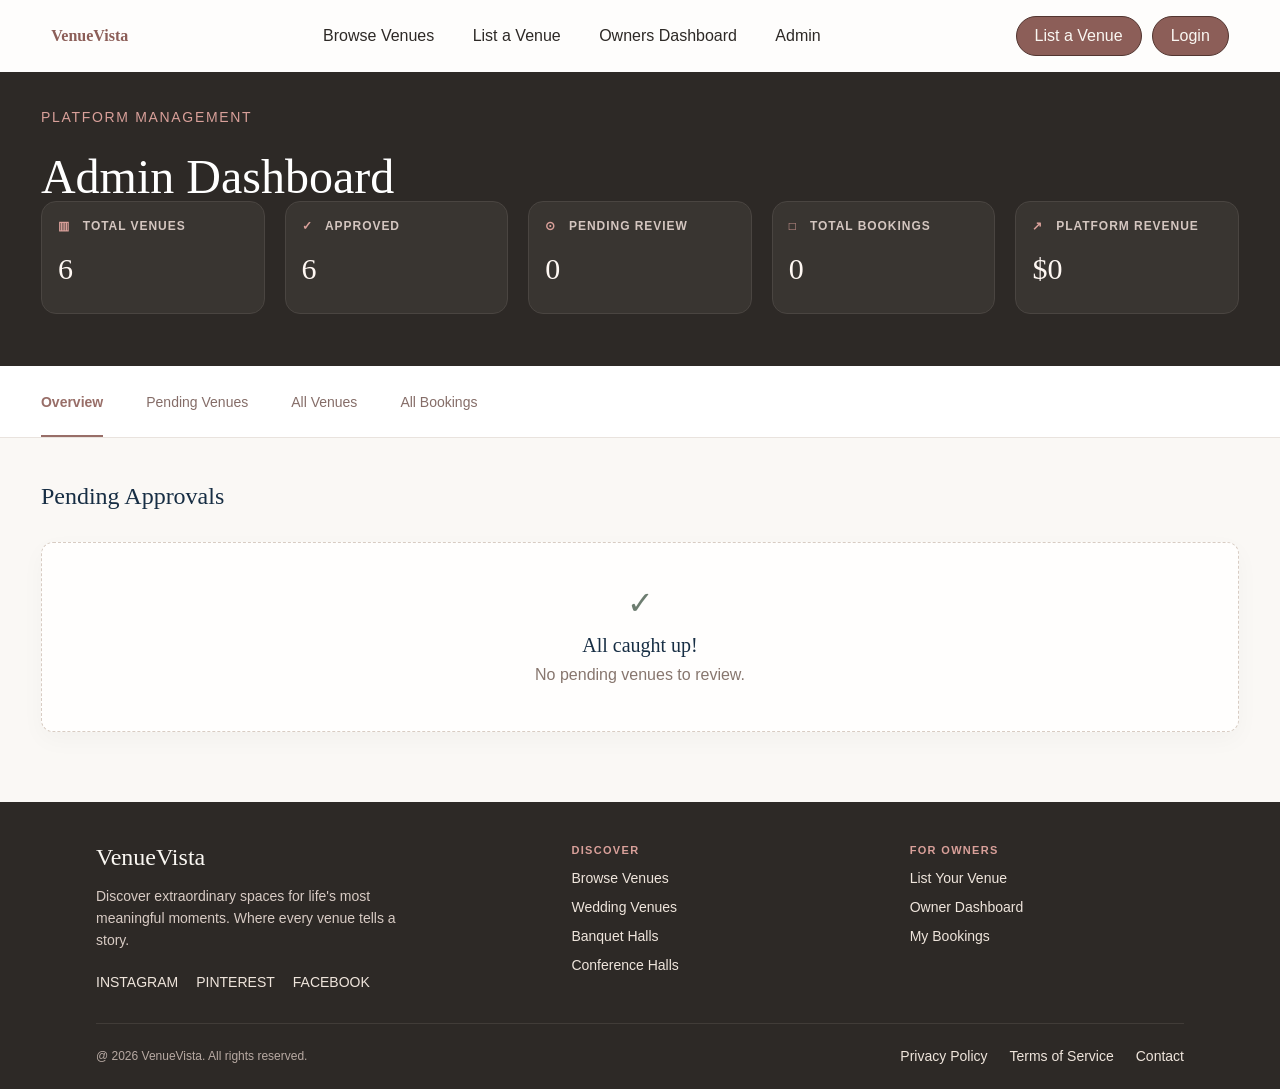
<file: frontend/admin.html>
<!DOCTYPE html>
<html lang="en">
<head>
  <meta charset="UTF-8">
  <meta name="viewport" content="width=device-width, initial-scale=1.0">
  <title>Admin Dashboard | VenueVista</title>
  <link rel="icon" type="image/x-icon" href="images/venuevista-logo.png" />
  <link rel="stylesheet" href="common.css">
  <link rel="stylesheet" href="admin.css">
</head>

<body>
  <section id="navigation-section">
      <div id="container">
        <div id="nav-bar">
          <a id="logo" href="index.html">VenueVista</a>
          <nav id="nav-links">
            <a href="search.html">Browse Venues</a>
            <a href="list.html">List a Venue</a>
            <a href="ownerdashboard.html">Owners Dashboard</a>
            <a href="admin.html">Admin</a>
          </nav>
          <div id="nav-buttons">
            <a id="list-venue-button" href="list.html">List a Venue</a>
            <a id="login-button" href="loginchoice.html">Login</a>
          </div>
        </div>
      </div>
    </section>

 
  <main class="admin-content" id="overview">
    <section class="admin-hero">
      <p class="admin-eyebrow">PLATFORM MANAGEMENT</p>
      <h1>Admin Dashboard</h1>
      <div class="admin-stats">
        <article class="stat-card"><span class="stat-label">▥ &nbsp; TOTAL VENUES</span><strong>6</strong></article>
        <article class="stat-card"><span class="stat-label">✓ &nbsp; APPROVED</span><strong>6</strong></article>
        <article class="stat-card"><span class="stat-label">⊙ &nbsp; PENDING REVIEW</span><strong>0</strong></article>
        <article class="stat-card"><span class="stat-label">□ &nbsp; TOTAL BOOKINGS</span><strong>0</strong></article>
        <article class="stat-card"><span class="stat-label">↗ &nbsp; PLATFORM REVENUE</span><strong>$0</strong></article>
      </div>
    </section>

    <nav class="admin-tabs" aria-label="Admin dashboard sections">
      <a class="active" href="#overview">Overview</a>
      <a href="#pending-venues">Pending Venues</a>
      <a href="#all-venues">All Venues</a>
      <a href="#all-bookings">All Bookings</a>
    </nav>

    <section class="admin-panel" id="pending-venues">
      <h2>Pending Approvals</h2>
      <div class="empty-state">
        <span aria-hidden="true">✓</span>
        <p>All caught up!</p>
        <h6>No pending venues to review.</h6>
      </div>
    </section>
  </main>

  <section id="footer-section">
      <div id="footer-body">
        <div id="footer-top">

          <div id="footer-details-block">
            <h1>VenueVista</h1>
            <p>Discover extraordinary spaces for life's most meaningful moments. Where every venue tells 
              a story.</p>

            <div class="social-links">
              <a href="">INSTAGRAM</a>
              <a href="">PINTEREST</a>
              <a href="">FACEBOOK</a>
            </div>
          </div>
        
          <div class="footer-nav-links">

            <p>DISCOVER</p>
            <a href="search.html">Browse Venues</a>
            <a href="search.html">Wedding Venues</a>
            <a href="search.html">Banquet Halls</a>
            <a href="search.html">Conference Halls</a>
          
          </div>

          <div class="footer-nav-links">
            <p>FOR OWNERS</p> 
            
                <a href="list.html">List Your Venue</a>
                <a href="ownerdashboard.html">Owner Dashboard</a>
                <a href="mybookings.html">My Bookings</a>
              
          </div>
        
        </div>
        <div id="footer-bottom">
            <p>@ 2026 VenueVista. All rights reserved.</p>

            <div class="footer-links">
            <a href="">Privacy Policy</a>
            <a href="">Terms of Service</a>
            <a href="">Contact</a>
            </div>
          </div>
      </div>
    </section>    
</body>
</html>
</file>
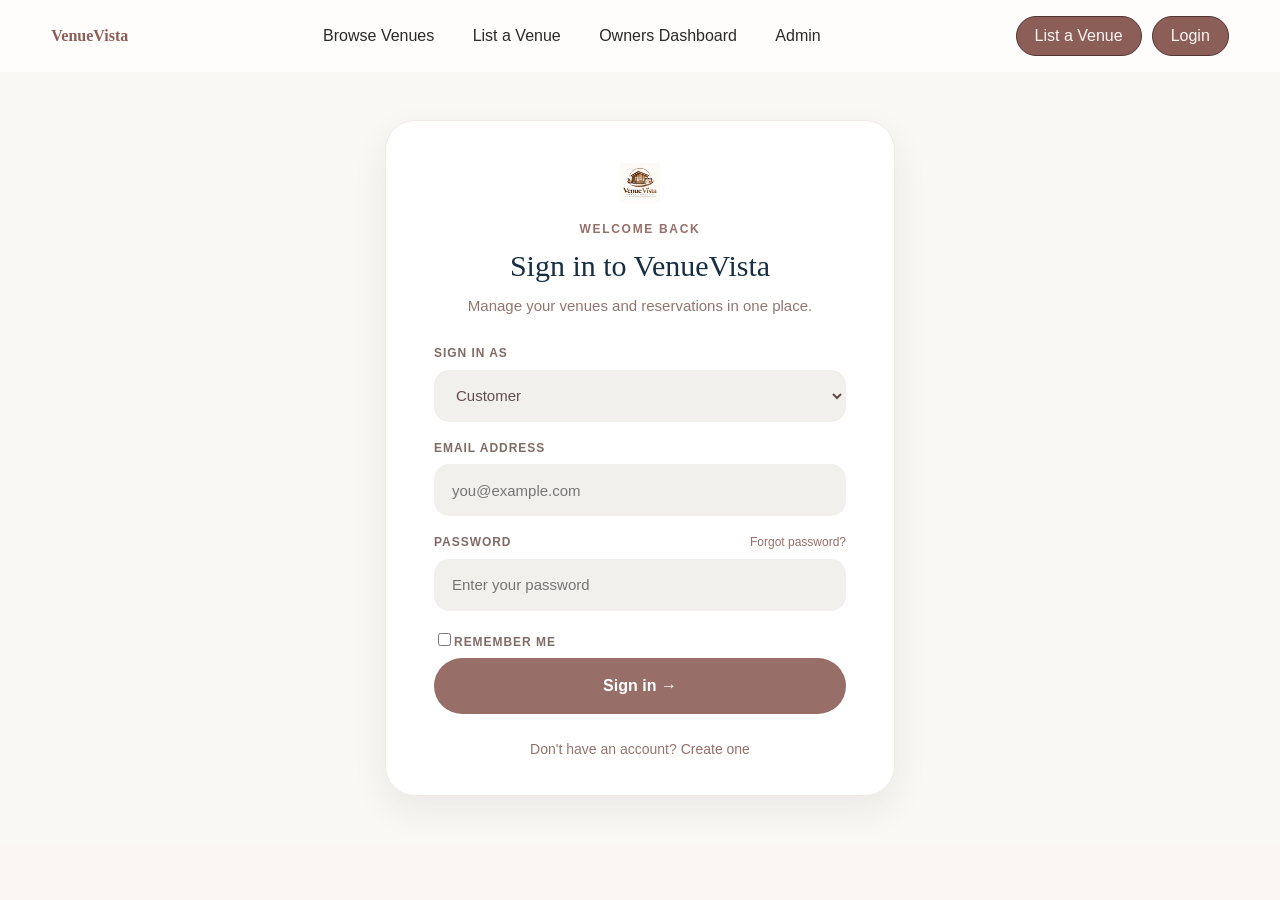
<file: frontend/login.html>
<!DOCTYPE html>
<html lang="en">
<head>
  <meta charset="UTF-8">
  <meta name="viewport" content="width=device-width, initial-scale=1.0">
  <title>Login | VenueVista</title>
  <link rel="preconnect" href="https://fonts.googleapis.com">
  <link rel="preconnect" href="https://fonts.gstatic.com" crossorigin>
  <link href="https://fonts.googleapis.com/css2?family=DM+Sans:wght@400;500;600&family=Playfair+Display:wght@500;600&display=swap" rel="stylesheet">
  <link rel="icon" type="image/x-icon" href="images/venuevista-logo.png" />
  <link rel="stylesheet" href="common.css">
  <link rel="stylesheet" href="signup.css">
</head>
<body>
  <section id="navigation-section">
    <div id="container">
      <div id="nav-bar">
        <a id="logo" href="index.html">VenueVista</a>
        <nav id="nav-links">
          <a href="search.html">Browse Venues</a>
          <a href="list.html">List a Venue</a>
          <a href="ownerdashboard.html">Owners Dashboard</a>
          <a href="admin.html">Admin</a>
        </nav>
        <div id="nav-buttons">
          <a id="list-venue-button" href="list.html">List a Venue</a>
          <a id="login-button" href="loginchoice.html">Login</a>
        </div>
      </div>
    </div>
  </section>

  <main class="login-area">
    <section class="login-card" aria-labelledby="login-title">
      <div id="image-logo"><img src="images/venuevista-logo.png" alt="VenueVista"></div>
      <p class="eyebrow">WELCOME BACK</p>
      <h1 id="login-title">Sign in to VenueVista</h1>
      <p class="subtitle">Manage your venues and reservations in one place.</p>
      <form action="../backend/index.php" method="post">
        <label for="role">Sign in as</label>
        <select id="role" name="role">
          <option value="customer">Customer</option>
          <option value="owner">Venue owner</option>
          <option value="admin">Administrator</option>
        </select>
        <label for="email">Email address</label>
        <input id="email" name="email" type="email" autocomplete="email" placeholder="you@example.com" required>
        <div class="password-label"><label for="password">Password</label><a href="#">Forgot password?</a></div>
        <input id="password" name="password" type="password" autocomplete="current-password" placeholder="Enter your password" required>
        <label class="remember"><input type="checkbox" name="remember"><span>Remember me</span></label>
        <button type="submit">Sign in <span aria-hidden="true">→</span></button>
      </form>
      <p class="signup">Don't have an account? <a href="signup.html">Create one</a></p>
    </section>
  </main>
</body>
</html>
</file>
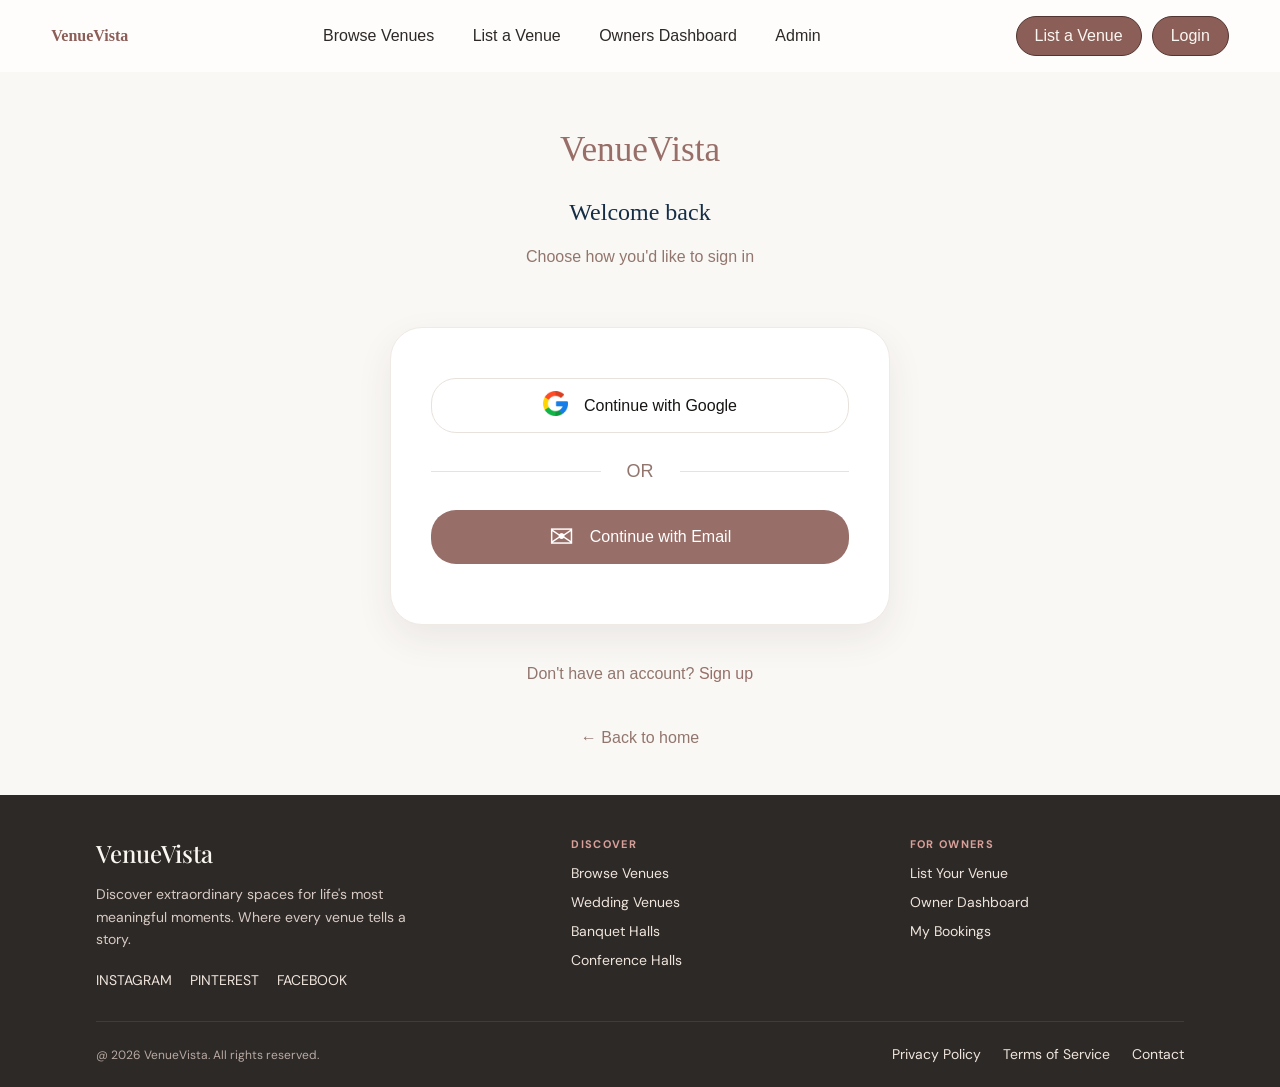
<file: frontend/loginchoice.html>
<!DOCTYPE html>
<html lang="en">
<head>
  <meta charset="UTF-8">
  <meta name="viewport" content="width=device-width, initial-scale=1.0">
  <title>Login | VenueVista</title>
  <link rel="icon" type="image/x-icon" href="images/venuevista-logo.png" />
  <link rel="preconnect" href="https://fonts.googleapis.com">
  <link rel="preconnect" href="https://fonts.gstatic.com" crossorigin>
  <link href="https://fonts.googleapis.com/css2?family=DM+Sans:wght@400;500;600&family=Playfair+Display:wght@500;600&display=swap" rel="stylesheet">
  <link rel="stylesheet" href="common.css">
  <link rel="stylesheet" href="loginchoice.css">
  
  
</head>
<body>

<section id="navigation-section">
      <div id="container">
        <div id="nav-bar">
          <a id="logo" href="index.html">VenueVista</a>
          <nav id="nav-links">
            <a href="search.html">Browse Venues</a>
            <a href="list.html">List a Venue</a>
            <a href="ownerdashboard.html">Owners Dashboard</a>
            <a href="admin.html">Admin</a>
          </nav>
          <div id="nav-buttons">
            <a id="list-venue-button" href="list.html">List a Venue</a>
            <a id="login-button" href="loginchoice.html">Login</a>
          </div>
        </div>
      </div>
    </section>

  <main class="login-area">
    <section class="login-choice" aria-labelledby="login-title">
      <p class="brand-title">VenueVista</p>
      <h1 id="login-title">Welcome back</h1>
      <p class="subtitle">Choose how you'd like to sign in</p>
      <div class="choice-card">
        <a class="google-button" href="#"><span class="google-mark" aria-hidden="true"><img src="images/google.png" alt="Google"></span>Continue with Google</a>
        <div class="divider"><span>OR</span></div>
        <a class="email-button" href="login.html"><span aria-hidden="true">✉</span>Continue with Email</a>
      </div>
      <p class="signup">Don't have an account? <a href="signup.html">Sign up</a></p>
      <a class="back-home" href="index.html">← Back to home</a>
    </section>
  </main>

  <section id="footer-section">
      <div id="footer-body">
        <div id="footer-top">

          <div id="footer-details-block">
            <h1>VenueVista</h1>
            <p>Discover extraordinary spaces for life's most meaningful moments. Where every venue tells 
              a story.</p>

            <div class="social-links">
              <a href="">INSTAGRAM</a>
              <a href="">PINTEREST</a>
              <a href="">FACEBOOK</a>
            </div>
          </div>
        
          <div class="footer-nav-links">

            <p>DISCOVER</p>
            <a href="search.html">Browse Venues</a>
            <a href="search.html">Wedding Venues</a>
            <a href="search.html">Banquet Halls</a>
            <a href="search.html">Conference Halls</a>
          
          </div>

          <div class="footer-nav-links">
            <p>FOR OWNERS</p> 
            
                <a href="list.html">List Your Venue</a>
                <a href="ownerdashboard.html">Owner Dashboard</a>
                <a href="mybookings.html">My Bookings</a>
              
          </div>
        
        </div>
        <div id="footer-bottom">
            <p>@ 2026 VenueVista. All rights reserved.</p>

            <div class="footer-links">
            <a href="">Privacy Policy</a>
            <a href="">Terms of Service</a>
            <a href="">Contact</a>
            </div>
          </div>
      </div>
    </section> 
</body>
</html>
</file>
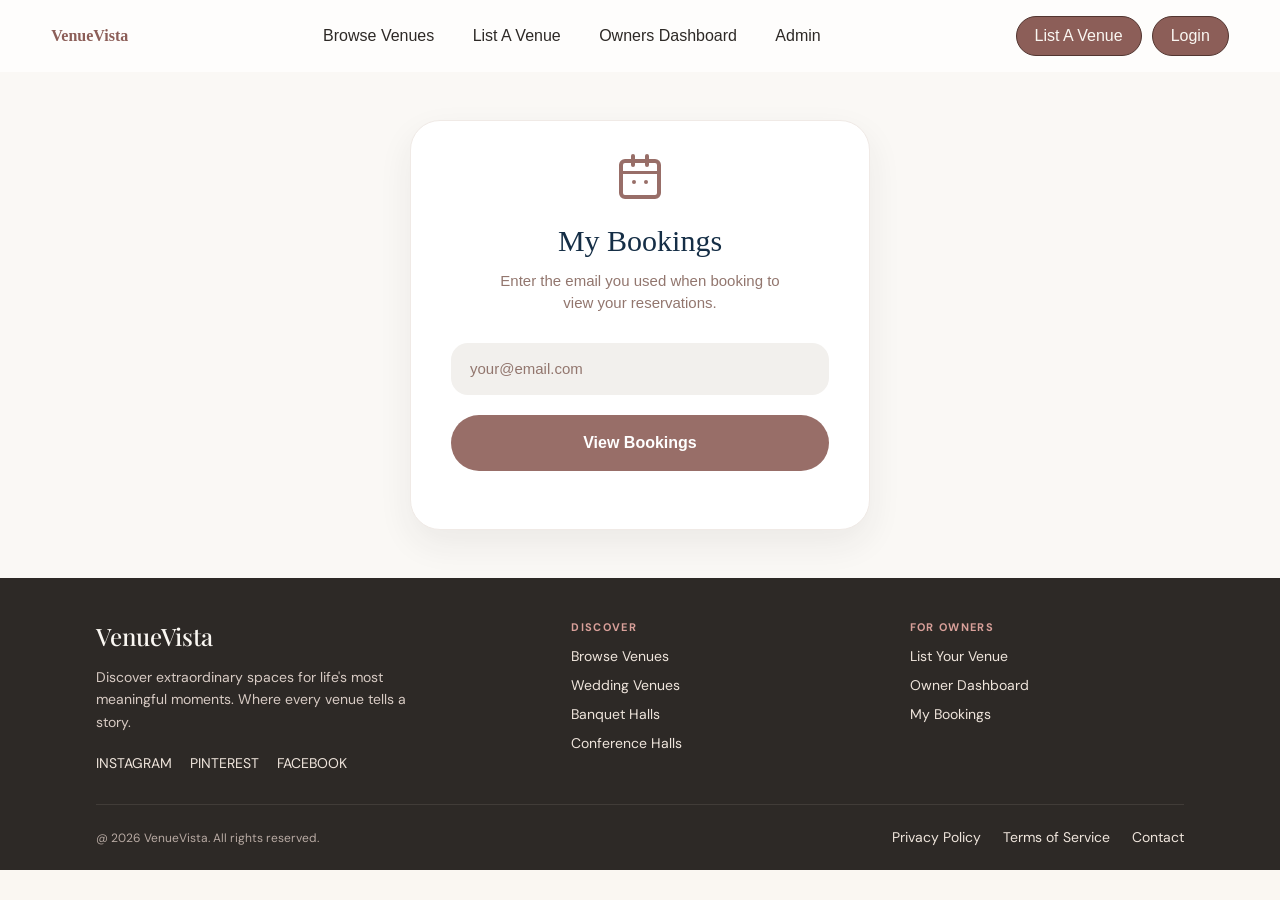
<file: frontend/mybookings.html>
<!DOCTYPE html>
<html lang="en">
<head>
	<meta charset="UTF-8">
	<meta name="viewport" content="width=device-width, initial-scale=1.0">
	<title>My Bookings | VenueVista</title>
	<link rel="preconnect" href="https://fonts.googleapis.com">
	<link rel="preconnect" href="https://fonts.gstatic.com" crossorigin>
	<link href="https://fonts.googleapis.com/css2?family=DM+Sans:wght@400;500;600&family=Playfair+Display:wght@500;600&display=swap" rel="stylesheet">
  <link rel="stylesheet" href="common.css">
  <link rel="stylesheet" href="mybookings.css">
</head>
<body>

	<section id="navigation-section">
      <div id="container">
        <div id="nav-bar">
          <a id="logo" href="index.html">VenueVista</a>
          <nav id="nav-links">
            <a href="search.html">Browse Venues</a>
            <a href="list.html">List A Venue</a>
            <a href="ownerdashboard.html">Owners Dashboard</a>
            <a href="admin.html">Admin</a>
          </nav>
          <div id="nav-buttons">
            <a id="list-venue-button" href="list.html">List A Venue</a>
            <a id="login-button" href="loginchoice.html">Login</a>
          </div>
        </div>
      </div>
    </section>

	<main class="page-area">
		<section class="booking-card" aria-labelledby="booking-title">
			<div class="calendar-icon" aria-hidden="true"><span></span><i></i><b></b></div>
			<h1 id="booking-title">My Bookings</h1>
			<p class="intro">Enter the email you used when booking to<br>view your reservations.</p>
			<form action="#" method="get">
				<label class="sr-only" for="booking-email">Booking email</label>
				<input id="booking-email" name="email" type="email" autocomplete="email" placeholder="your@email.com" required>
				<button type="submit">View Bookings</button>
			</form>
		</section>
	</main>
	
	 <section id="footer-section">
      <div id="footer-body">
        <div id="footer-top">

          <div id="footer-details-block">
            <h1>VenueVista</h1>
            <p>Discover extraordinary spaces for life's most meaningful moments. Where every venue tells 
              a story.</p>

            <div class="social-links">
              <a href="">INSTAGRAM</a>
              <a href="">PINTEREST</a>
              <a href="">FACEBOOK</a>
            </div>
          </div>
        
          <div class="footer-nav-links">

            <p>DISCOVER</p>
            <a href="search.html">Browse Venues</a>
            <a href="search.html">Wedding Venues</a>
            <a href="search.html">Banquet Halls</a>
            <a href="search.html">Conference Halls</a>
          
          </div>

          <div class="footer-nav-links">
            <p>FOR OWNERS</p> 
            
                <a href="list.html">List Your Venue</a>
                <a href="ownerdashboard.html">Owner Dashboard</a>
                <a href="mybookings.html">My Bookings</a>
              
          </div>
        
        </div>
        <div id="footer-bottom">
            <p>@ 2026 VenueVista. All rights reserved.</p>

            <div class="footer-links">
            <a href="">Privacy Policy</a>
            <a href="">Terms of Service</a>
            <a href="">Contact</a>
            </div>
          </div>
      </div>
    </section> 
</body>
</html>
</file>
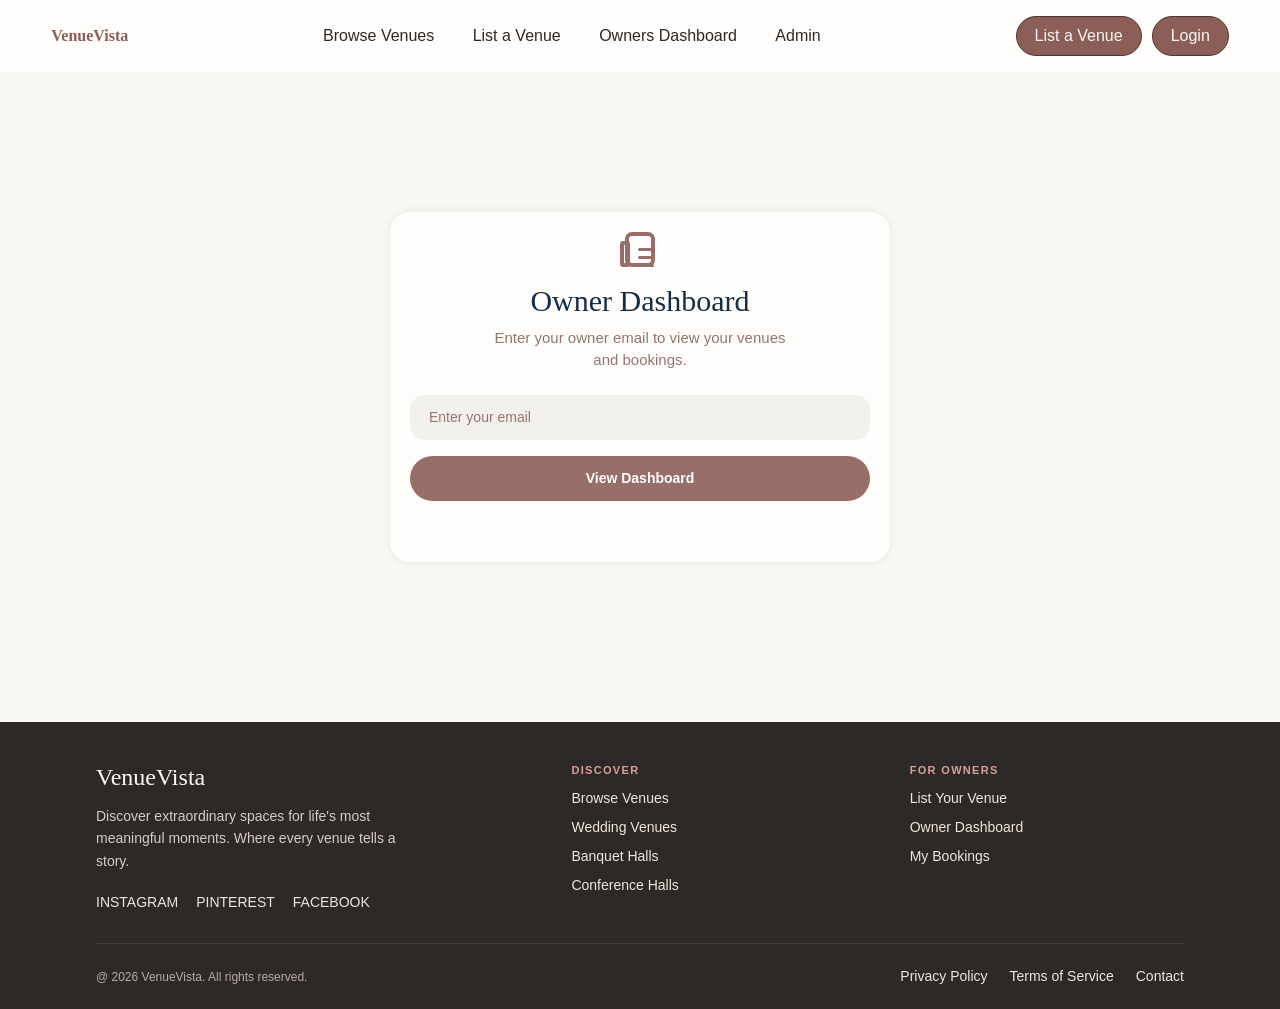
<file: frontend/ownerdashboard.html>
<!DOCTYPE html>
<html lang="en">
<head>
	<meta charset="UTF-8">
	<meta name="viewport" content="width=device-width, initial-scale=1.0">
	<title>Owner Dashboard | VenueVista</title>
  <link rel="icon" type="image/x-icon" href="images/venuevista-logo.png" />
  <link rel="stylesheet" href="common.css">
  <link rel="stylesheet" href="ownerdashboard.css">
</head>
<body>
	
<section id="navigation-section">
      <div id="container">
        <div id="nav-bar">
          <a id="logo" href="index.html">VenueVista</a>
          <nav id="nav-links">
            <a href="search.html">Browse Venues</a>
            <a href="list.html">List a Venue</a>
            <a href="ownerdashboard.html">Owners Dashboard</a>
            <a href="admin.html">Admin</a>
          </nav>
          <div id="nav-buttons">
            <a id="list-venue-button" href="list.html">List a Venue</a>
            <a id="login-button" href="loginchoice.html">Login</a>
          </div>
        </div>
      </div>

    </section>

    <section id="dashboard-section">
      <div id="dashboard-body">

        <div id="dashboard-container">
        <div id="icon"></div>
        <h1>Owner Dashboard</h1>
        <p>Enter your owner email to view your venues and bookings.</p>
        <input type="email" placeholder="Enter your email" id="owner-email">
        <button id="view-dashboard-button">View Dashboard</button>
      </div>

      </div>
    </section>

	 <section id="footer-section">
      <div id="footer-body">
        <div id="footer-top">

          <div id="footer-details-block">
            <h1>VenueVista</h1>
            <p>Discover extraordinary spaces for life's most meaningful moments. Where every venue tells 
              a story.</p>

            <div class="social-links">
              <a href="">INSTAGRAM</a>
              <a href="">PINTEREST</a>
              <a href="">FACEBOOK</a>
            </div>
          </div>
        
          <div class="footer-nav-links">

            <p>DISCOVER</p>
            <a href="search.html">Browse Venues</a>
            <a href="search.html">Wedding Venues</a>
            <a href="search.html">Banquet Halls</a>
            <a href="search.html">Conference Halls</a>
          
          </div>

          <div class="footer-nav-links">
            <p>FOR OWNERS</p> 
            
                <a href="list.html">List Your Venue</a>
                <a href="ownerdashboard.html">Owner Dashboard</a>
                <a href="mybookings.html">My Bookings</a>
              
          </div>
        
        </div>
        <div id="footer-bottom">
            <p>@ 2026 VenueVista. All rights reserved.</p>

            <div class="footer-links">
            <a href="">Privacy Policy</a>
            <a href="">Terms of Service</a>
            <a href="">Contact</a>
            </div>
          </div>
      </div>
    </section> 
</body>
</html>
</file>
<file: frontend/common.css>
body {
  margin: 0;
  font-family: Arial,sans-serif;
  background-color: #faf7f2;
  min-height: 100vh;
  padding: 0;
}

#navigation-section {
  position: sticky;
  top: 0;
  z-index: 1000;
}

#navigation-section 
#container {
  width: 100%;
  background-color: #FEFDFC;
}

#navigation-section 
#nav-bar {
  display: grid;
  grid-template-columns: auto minmax(0, 1fr) auto;
  align-items: center;
  gap: 20px;
  min-height: 60px;
  padding: 1rem clamp(20px, 4vw, 60px);
  margin: 0 ;
  background-color: #FEFDFC;
}


#navigation-section 
#nav-links {
  font-family: Arial,sans-serif;
  display: flex;
  gap: 16px clamp(16px, 3vw, 50px);
  flex-wrap: wrap;
  justify-content: center;
  justify-self: center;
}

#navigation-section 
#nav-links a {
  color: #2d2926;
  text-decoration: none;
  cursor: pointer;
}

#navigation-section 
#nav-buttons {
  display: flex;
  min-width: 0;
  flex-wrap: wrap;
  gap: 10px;
  justify-self: end;
}

#navigation-section 
#login-button,
#navigation-section 
#list-venue-button {
  color: #faf7f2;
  background-color: #8c5e58;
  border: 1.5px solid #523530;
  border-radius: 50px;
  padding: 10px 18px;
  cursor: pointer;
  font-size: 1rem;
}

#navigation-section 
#login-button,
#navigation-section 
#list-venue-button {
  text-decoration: none;
}

#navigation-section 
#logo {
  display: flex;
  align-items: center;
  min-width: 0;
  font-size: 1rem;
  font-weight: 600;
  line-height: 1;
  white-space: nowrap;
  text-decoration: none;
  color: #8c5e58;
  font-family: Cormorant-Garamond,serif;
}

.nav-toggle {
  display: none;
  width: 44px;
  height: 44px;
  padding: 10px;
  border: 1px solid #e9e3de;
  border-radius: 10px;
  color: #8c5e58;
  background: #fefdfc;
  cursor: pointer;
}

.nav-toggle span {
  display: block;
  width: 22px;
  height: 2px;
  border-radius: 2px;
  background: currentColor;
}

.nav-toggle[aria-expanded="true"] span:nth-child(1) {
  transform: translateY(7px) rotate(45deg);
}

.nav-toggle[aria-expanded="true"] span:nth-child(2) {
  opacity: 0;
}

.nav-toggle[aria-expanded="true"] span:nth-child(3) {
  transform: translateY(-7px) rotate(-45deg);
}

#navigation-section a:focus-visible,
.nav-toggle:focus-visible {
  outline: 2px solid #8c5e58;
  outline-offset: 4px;
}

:root {
  --ink: #2d2926;
  --cream: #faf7f2;
  --rose: #8c5e58;
  --rose-dark: #523530;
  --line: #413c38;
}

*,
*::before,
*::after {
  box-sizing: border-box;
}

img {
  max-width: 100%;
}


.table-scroll {
  max-width: 100%;
  overflow-x: auto;
}

.table-scroll table {
  min-width: 640px;
}

input,
select,
textarea {
  min-width: 0;
  max-width: 100%;
}

p,h1,h2,h3 {
  overflow-wrap: anywhere;
}

.location-details {
  display: grid;
  grid-template-columns: minmax(0, 1fr) auto;
  align-items: start;
  gap: 8px 12px;
  padding: 14px 8px 0;
}

.location-details p {
  display: flex;
  align-items: center;
  gap: 6px;
  min-width: 0;
  margin: 0;
  color: #70615a;
  font: 14px/1.5 Arial, sans-serif;
}

.location-details p:first-child {
  grid-column: 1 / -1;
  color: var(--ink);
  font-size: 16px;
  font-weight: 600;
}

.location-details 
.cost {
  grid-column: 2;
  grid-row: 2;
  color: var(--rose);
  white-space: nowrap;
}

.location-details p:last-child {
  grid-column: 1;
  grid-row: 2;
}

.location-details br {
  display: none;
}

.hall-details {
  display: flex;
  flex-wrap: wrap;
  align-items: center;
  justify-content: space-between;
  gap: 8px 12px;
  padding: 8px;
  color: var(--rose);
  font: 13px/1.5 Arial, sans-serif;
}

.hall-details p {
  display: inline-flex;
  align-items: center;
  gap: 6px;
  margin: 0;
}

.hall-details a {
  display: inline-flex;
  align-items: center;
  min-height: 44px;
  color: var(--rose);
  font-size: 14px;
  text-decoration: none;
}


body.account-page {
  display: flex;
  flex-direction: column;
  min-height: 100vh;
  min-height: 100svh;
}

.account-page > main {
  flex: 1 0 auto;
}

.account-page > #navigation-section,
.account-page > #footer-section {
  flex-shrink: 0;
}

/* Shared footer. */
#footer-section {
  display: flex;
  width: 100%;
  color: var(--cream);
  background: var(--ink);
  justify-content: center;
  align-items: center;
}

#footer-section 
#footer-body {
  width: 100%;
  padding: 42px 96px 22px 96px;
}

#footer-section 
#footer-top {
  display: grid;
  grid-template-columns: minmax(0, 1.5fr) repeat(2, minmax(0, 1fr));
  gap: clamp(24px, 5vw, 70px);
  padding-bottom: 30px;
  border-bottom: 1px solid var(--line);
}

#footer-section 
#footer-details-block {
  max-width: 310px;
}

#footer-section #footer-details-block h1,
#footer-section #footer-details-block h2 {
  margin: 0 0 14px;
  font: 500 24px "Playfair Display", Georgia, serif;
}

#footer-section 
#footer-details-block p {
  margin: 0;
  color: #d8cbc4;
  font: 14px/1.6 "DM Sans", Arial, sans-serif;
}

#footer-section .social-links,
#footer-section .footer-nav-links {
  display: flex;
  flex-wrap: wrap;
  gap: 18px;
}

#footer-section 
.social-links {
  margin-top: 20px;
}

#footer-section 
.footer-nav-links {
  flex-direction: column;
  align-items: flex-start;
  gap: 8px;
}

#footer-section .social-links a,
#footer-section .footer-nav-links a,
#footer-section .footer-links a {
  color: #efe5dc;
  font: 14px/1.5 "DM Sans", Arial, sans-serif;
  text-decoration: none;
}

#footer-section a:hover {
  color: #ffffff;
  text-decoration: underline;
  text-underline-offset: 4px;
}

#footer-section a:focus-visible {
  outline: 2px solid #d9a09a;
  outline-offset: 4px;
}

#footer-section 
.footer-nav-links p {
  margin: 0 0 4px;
  color: #d9a09a;
  font: 700 11px "DM Sans", Arial, sans-serif;
  letter-spacing: .12em;
}

#footer-section 
#footer-bottom {
  display: flex;
  flex-wrap: wrap;
  align-items: center;
  justify-content: space-between;
  gap: 24px;
  padding-top: 22px;
}

#footer-section 
#footer-bottom p {
  margin: 0;
  color: #b8aaa3;
  font: 12px/1.5 "DM Sans", Arial, sans-serif;
}

#footer-section 
.footer-links {
  display: flex;
  flex-wrap: wrap;
  gap: 22px;
}

@media (max-width: 1100px) {

  #navigation-section {
    position: relative;
  }

  #navigation-section 
  #nav-bar {
    grid-template-columns: 1fr;
    gap: 10px;
    padding: 16px;
    text-align: center;
  }

  #navigation-section 
  #logo {
    font-size: 1.25rem;
  }

  #navigation-section #logo,
  #navigation-section #nav-links,
  #navigation-section #nav-buttons {
    grid-column: auto;
    grid-row: auto;
    justify-self: center;
    min-width: 0;
  }

  #navigation-section 
  #nav-links {
    display: grid;
    grid-template-columns: repeat(2, minmax(0, 1fr));
    gap: 0 18px;
  }

  #navigation-section 
  #nav-links a {
    display: inline-flex;
    align-items: center;
    justify-content: center;
    min-height: 44px;
    font-size: 14px;
  }

  #navigation-section 
  #nav-buttons {
    justify-content: center;
  }

  #navigation-section 
  #login-button,
  #navigation-section 
  #list-venue-button {
    display: inline-flex;
    align-items: center;
    justify-content: center;
    min-height: 44px;
  }

  #navigation-section.has-mobile-menu {
    position: sticky;
    max-height: 100vh;
    max-height: 100dvh;
    overflow-y: auto;
  }

  #navigation-section.has-mobile-menu 
  #nav-bar {
    grid-template-columns: minmax(0, 1fr) auto;
    text-align: left;
  }

  #navigation-section.has-mobile-menu 
  #logo {
    grid-column: 1;
    grid-row: 1;
    justify-self: start;
  }

  #navigation-section.has-mobile-menu 
  .nav-toggle {
    display: flex;
    flex-direction: column;
    justify-content: center;
    gap: 5px;
    grid-column: 2;
    grid-row: 1;
    justify-self: end;
  }

  #navigation-section.has-mobile-menu 
  #nav-links,
  #navigation-section.has-mobile-menu 
  #nav-buttons {
    display: none;
    grid-column: 1 / -1;
    justify-self: stretch;
    width: 100%;
  }

  #navigation-section.has-mobile-menu.is-menu-open 
  #nav-links {
    display: grid;
    grid-template-columns: 1fr;
    grid-row: 2;
    padding-top: 10px;
    border-top: 1px solid #e9e3de;
  }

  #navigation-section.has-mobile-menu 
  #nav-links a {
    justify-content: flex-start;
    padding: 10px 12px;
    border-radius: 8px;
    font-size: 16px;
  }

  #navigation-section.has-mobile-menu 
  #nav-links a:hover {
    background: #faf7f2;
  }

  #navigation-section.has-mobile-menu.is-menu-open #nav-buttons {
    display: flex;
    grid-row: 3;
    justify-content: flex-start;
    padding-top: 10px;
    border-top: 1px solid #e9e3de;
  }
}

@media (max-width: 760px) {
  
  body input,
  body select,
  body textarea {
    font-size: 16px;
  }

  #footer-section #footer-body {
    width: calc(100% - 40px);
    padding-top: 34px;
  }

  #footer-section #footer-top {
    grid-template-columns: repeat(2, minmax(0, 1fr));
    gap: 30px 22px;
  }

  #footer-section #footer-details-block {
    grid-column: 1 / -1;
  }

  #footer-section #footer-bottom {
    flex-direction: column;
    align-items: flex-start;
    gap: 14px;
  }

  #footer-section .footer-nav-links {
    gap: 4px;
  }

  #footer-section a {
    display: inline-flex;
    align-items: center;
    min-height: 36px;
  }

  #footer-section .social-links,
  #footer-section .footer-links {
    gap: 4px 16px;
  }
}

@media (max-width: 380px) {
  #footer-section #footer-top {
    grid-template-columns: 1fr;
  }
}
</file>
<file: frontend/admin.css>
/* Admin dashboard layout. */
:root {
  --admin-ink: #172e44;
  --admin-dark: #2d2926;
  --admin-muted: #d4c6c0;
  --admin-rose: #986e68;
  --admin-rose-dark: #68443f;
  --admin-bg: #faf8f5;
  --admin-line: #e9e3de;
  --admin-danger: #8a3f38;
  --admin-danger-hover: #6e302a;
}

.admin-hero {
  padding: 34px clamp(20px, 3.2vw, 52px) 52px;
  color: #ffffff;
  background: var(--admin-dark);
}

.admin-eyebrow {
  margin: 0 0 25px;
  color: #d9a09a;
  font-weight: 500;
  font-size: 0.875rem;
  font-family: Arial, sans-serif;
  letter-spacing: .12em;
}

.admin-hero h1 {
  margin: 0;
  font: 100 3rem/1 Cormorant Garamond, serif;
}

.admin-stats {
  display: grid;
  grid-template-columns: repeat(auto-fit, minmax(min(100%, 190px), 1fr));
  gap: 20px;
  max-width: 1555px;
}

.stat-card {
  min-height: 90px;
  min-width: 0;
  padding-top: 1rem;
  padding-left: 1rem;
  padding-right: 1rem;
  padding-bottom: 1.25rem;
  margin: 0;
  border: 1px solid #4a4541;
  border-radius: 15px;
  background: #393531;
}

.stat-card strong {
  overflow-wrap: anywhere;
  color: #fff8f3;
  font-family: Cormorant Garamond, serif;
  display: flex;
  font-size: 1.875rem;
  font-weight: lighter;
}

.admin-content {
  color: var(--admin-dark);
  line-height: 1.6;
}

.admin-panel > article {
  max-width: 1440px;
  margin: 0 auto 20px;
  padding: clamp(20px, 3vw, 32px);
  border: 1px solid var(--admin-line);
  border-radius: 16px;
  background: #fffefd;
  box-shadow: 0 4px 18px rgb(45 41 38 / 4%);
  overflow-wrap: anywhere;
}

.admin-panel > article h3 {
  margin: 0 0 8px;
  color: var(--admin-dark);
  font: 500 clamp(1.25rem, 2vw, 1.6rem)/1.3 Georgia, serif;
}

.admin-panel > article > p {
  margin: 0 0 20px;
  color: #76635b;
  font-size: .9rem;
}

.admin-panel > article > hr,
.admin-panel > article > br {
  display: none;
}

.admin-panel details {
  border: 1px solid var(--admin-line);
  border-radius: 10px;
  background: #faf8f5;
}

.admin-panel summary {
  padding: 14px 18px;
  color: #784d47;
  cursor: pointer;
  font-size: .875rem;
}

.admin-panel summary:hover {
  background: #f2e9e3;
  border-radius: 10px;
}

.admin-panel details[open] summary {
  border-bottom: 1px solid var(--admin-line);
}

.admin-panel details ul {
  display: grid;
  grid-template-columns: repeat(2, minmax(0, 1fr));
  gap: 0 24px;
  list-style: none;
  margin: 0;
  padding: 8px 18px 16px;
}

.admin-panel details li {
  min-width: 0;
  padding: 12px 0;
  border-bottom: 1px solid var(--admin-line);
  color: #554a44;
  font-size: .9rem;
  overflow-wrap: anywhere;
}

.admin-panel details li strong {
  display: block;
  margin-bottom: 4px;
  color: #79685f;
  font-size: .75rem;
  letter-spacing: .025em;
}

.admin-panel > article > div {
  display: flex;
  flex-wrap: wrap;
  align-items: center;
  gap: 10px;
  margin-top: 20px;
}

.admin-panel > article > div > * {
  min-width: 0;
}

.admin-panel .filter-button {
  display: inline-flex;
  align-items: center;
  justify-content: center;
  min-height: 44px;
  padding: 10px 24px;
  border: 1px solid var(--admin-rose);
  border-radius: 8px;
  color: #fff;
  background: var(--admin-rose);
  text-decoration: none;
  font-size: .875rem;
  font-weight: 600;
  cursor: pointer;
  font-family: inherit;
  transition: all 0.2s ease;
}

.admin-panel .filter-button:hover {
  background: var(--admin-rose-dark);
  text-decoration: underline;
  text-underline-offset: 4px;
}

.admin-content a:focus-visible,
.admin-content summary:focus-visible,
.admin-content button:focus-visible {
  outline: 3px solid var(--admin-rose);
  outline-offset: 4px;
}

.admin-tabs {
  scrollbar-width: thin;
  scrollbar-color: var(--admin-rose) #f5eee8;
}

.admin-tabs a:hover {
  color: #523530;
}

.admin-tabs a.active {
  font-weight: 700;
}

.admin-panel > p,
.admin-panel .empty-state {
  padding: 32px 20px;
  border: 1px dashed #d8ccc3;
  border-radius: 12px;
  color: #76635b;
  background: #fffefd;
  text-align: center;
}

.admin-panel .empty-state h6 {
  margin: 8px 0 0;
}

@media (max-width: 560px) {
  .admin-panel details ul {
    grid-template-columns: minmax(0, 1fr);
  }

  .admin-panel > article > div .filter-button {
    flex: 1 1 110px;
  }
}

.stat-label {
  display: block;
  margin-bottom: 10px;
  color: var(--admin-muted);
  font: 700 0.75rem/1 Inter, sans-serif;
  letter-spacing: .08em;
  line-height: 1.4;
  overflow-wrap: anywhere;
}

.stat-label:first-letter {
  color: #d9a09a;
}

.admin-tabs {
  display: flex;
  gap: 43px;
  min-height: 72px;
  padding: 0 clamp(20px, 3.2vw, 52px);
  overflow-x: auto;
  background: #ffffff;
  border-bottom: 1px solid var(--admin-line);
}

.admin-tabs a {
  display: flex;
  align-items: center;
  position: relative;
  color: #856d68;
  font: 400 0.875rem Inter, sans-serif;
  text-decoration: none;
  white-space: nowrap;
}

.admin-tabs a.active {
  color: var(--admin-rose);
}

.admin-tabs a.active::after {
  content: "";
  position: absolute;
  right: 0;
  bottom: 0;
  left: 0;
  height: 2px;
  background: var(--admin-rose);
}

.admin-panel {
  min-height: 350px;
  padding: 45px clamp(20px, 3.2vw, 52px) 70px;
  background: var(--admin-bg);
}

.admin-panel h2 {
  margin: 0 0 32px;
  color: var(--admin-ink);
  font: normal 1.5rem/1.1 Cormorant Garamond, serif;
}

.admin-panel h6 {
  margin: 0 0 32px;
  color: hsl(20, 10%, 48%);
  font-family: Inter, sans-serif;
  line-height: 1.5;
  font-size: 1rem;
  font-weight: normal;
}

.empty-state {
  display: grid;
  min-height: 190px;
  place-items: center;
  align-content: center;
  text-align: center;
  border-radius: 20px;
  background: transparent;
  box-shadow: 0 8px 25px rgba(45, 41, 38, .03);
}

.empty-state span {
  color: #6d7d70;
  font: 400 32px/1 Cormorant Garamond, serif;
}

.empty-state p {
  margin: 16px 0 0;
  color: var(--admin-ink);
  font: 400 1.25rem/1 Georgia, serif;
}

@media (max-width: 900px) {
  .admin-hero h1 {
    font-size: 40px;
  }

  .admin-stats {
    grid-template-columns: repeat(2, minmax(0, 1fr));
  }
}

@media (max-width: 560px) {
  .admin-stats {
    grid-template-columns: 1fr;
    gap: 12px;
  }

  .admin-hero {
    padding-block: 28px 34px;
  }

  .admin-tabs {
    gap: 28px;
  }

  .admin-panel h2 {
    font-size: 26px;
  }
}

/* ========================================================
   THEMED POPUPS, ALERTS, AUDIT BUTTON & FORMS
   ======================================================== */

/* Nav Audit Logs Button */
#audit-logs-btn {
  display: inline-flex;
  align-items: center;
  justify-content: center;
  height: 38px;
  padding: 0 18px;
  border: 1px solid var(--admin-rose);
  border-radius: 8px;
  background: transparent;
  color: var(--admin-rose);
  font: 500 0.875rem Inter, sans-serif;
  cursor: pointer;
  transition: all 0.2s ease;
}

#audit-logs-btn:hover {
  background: var(--admin-rose);
  color: #ffffff;
}

/* Button Variants */
.admin-panel .filter-button.btn-danger {
  background: transparent;
  border-color: var(--admin-danger);
  color: var(--admin-danger);
}

.admin-panel .filter-button.btn-danger:hover {
  background: var(--admin-danger);
  color: #ffffff;
}

.admin-panel .filter-button.btn-outline {
  background: transparent;
  border-color: var(--admin-line);
  color: #63544d;
}

.admin-panel .filter-button.btn-outline:hover {
  background: #f2e9e3;
  color: var(--admin-dark);
}

/* Status Indicators */
.status-tag {
  font-weight: 600;
  font-size: 0.875rem;
}
.status-tag.active,
.status-tag.confirmed {
  color: #6d7d70;
}
.status-tag.disabled,
.status-tag.suspended,
.status-tag.cancelled {
  color: var(--admin-danger);
}

/* Themed Floating Toast */
#toast-container {
  position: fixed;
  top: 24px;
  right: 24px;
  z-index: 9999;
  display: flex;
  flex-direction: column;
  gap: 12px;
}

.toast-box {
  min-width: 280px;
  max-width: 440px;
  padding: 15px 20px;
  border-radius: 12px;
  background: var(--admin-dark);
  color: #fff8f3;
  border: 1px solid #4a4541;
  border-left: 5px solid var(--admin-rose);
  box-shadow: 0 10px 30px rgba(45, 41, 38, 0.25);
  font: 400 0.875rem/1.5 Inter, sans-serif;
  display: flex;
  align-items: center;
  animation: toastSlideIn 0.3s cubic-bezier(0.16, 1, 0.3, 1) forwards;
}

.toast-box.success {
  border-left-color: #6d7d70;
}

.toast-box.error {
  border-left-color: var(--admin-danger);
}

@keyframes toastSlideIn {
  from {
    transform: translateY(-16px);
    opacity: 0;
  }
  to {
    transform: translateY(0);
    opacity: 1;
  }
}

/* Themed Modal Confirmation Popup */
#confirm-modal-overlay {
  display: none;
  position: fixed;
  inset: 0;
  background: rgba(45, 41, 38, 0.55);
  backdrop-filter: blur(3px);
  z-index: 9998;
  align-items: center;
  justify-content: center;
  padding: 20px;
}

#confirm-modal-box {
  background: #fffefd;
  padding: clamp(24px, 4vw, 36px);
  border-radius: 16px;
  border: 1px solid var(--admin-line);
  max-width: 420px;
  width: 100%;
  box-shadow: 0 16px 40px rgba(45, 41, 38, 0.15);
  text-align: center;
}

#confirm-modal-title {
  margin: 0 0 10px;
  color: var(--admin-dark);
  font: 500 1.5rem/1.2 Cormorant Garamond, Georgia, serif;
}

#confirm-modal-desc {
  margin: 0 0 24px;
  color: #76635b;
  font: 400 0.9rem/1.5 Inter, sans-serif;
}

.modal-actions {
  display: flex;
  justify-content: center;
  gap: 12px;
}

.modal-btn {
  display: inline-flex;
  align-items: center;
  justify-content: center;
  min-height: 42px;
  padding: 8px 22px;
  border-radius: 8px;
  font: 600 0.875rem Inter, sans-serif;
  cursor: pointer;
  border: 1px solid transparent;
  text-decoration: none;
  transition: all 0.2s ease;
}

.modal-btn-cancel {
  background: #faf8f5;
  border-color: var(--admin-line);
  color: #63544d;
}

.modal-btn-cancel:hover {
  background: #f2e9e3;
  color: var(--admin-dark);
}

.modal-btn-confirm {
  background: var(--admin-danger);
  color: #ffffff;
}

.modal-btn-confirm:hover {
  background: var(--admin-danger-hover);
}

/* Themed Admin Creation Form Card */
.admin-create-form {
  max-width: 460px;
  margin-top: 15px;
  padding: 28px;
  border: 1px solid var(--admin-line);
  border-radius: 16px;
  background: #fffefd;
  box-shadow: 0 4px 18px rgb(45 41 38 / 4%);
}

.admin-create-form input {
  width: 100%;
  padding: 12px 14px;
  margin-bottom: 14px;
  border: 1px solid var(--admin-line);
  border-radius: 8px;
  background: #faf8f5;
  color: var(--admin-dark);
  font: 400 0.875rem Inter, sans-serif;
  box-sizing: border-box;
}

.admin-create-form input:focus {
  outline: 2px solid var(--admin-rose);
  border-color: var(--admin-rose);
  background: #ffffff;
}
</file>
<file: frontend/signup.css>
/* Sign-in form page. */
:root {
  --signup-ink: #172e44;
  --signup-text: #302c2a;
  --signup-muted: #92766e;
  --signup-rose: #986e68;
  --signup-bg: #faf8f5;
  --signup-field: #f2f0ed;
  --signup-line: #e9e2dc;
}

#image-logo{
  width: 40px;
  height: 40px;
  display: flex;
  align-items: center;
  justify-content: center;
  margin: 0 auto 20px;
}

#image-logo img{
  width: 40px;
  height: 40px;
  display: block;
}


.login-area {
  display: grid;
  place-items: center;
  padding: 48px 20px;
  background: var(--signup-bg);
}

.login-card {
  width: min(100%, 510px);
  padding: 42px 48px 38px;
  border: 1px solid #f0eae5;
  border-radius: 30px;
  background: #ffffff;
  box-shadow: 0 14px 36px rgba(45, 41, 38, .07);
}

.mark {
  display: grid;
  place-items: center;
  width: 43px;
  height: 43px;
  margin: 0 auto 20px;
  border: 2px solid var(--signup-rose);
  border-radius: 50%;
  color: var(--signup-rose);
  font: 400 23px Georgia, serif;
}

.login-card .eyebrow {
  margin: 0 0 14px;
  color: var(--signup-rose);
  font: 700 12px/1 Arial, sans-serif;
  letter-spacing: .14em;
  text-align: center;
}

#login-title {
  margin: 0 0 12px;
  color: var(--signup-ink);
  font: 400 30px/1.12 Georgia, serif;
  text-align: center;
}

.login-card .subtitle {
  margin: 0 auto 30px;
  color: var(--signup-muted);
  font: 400 15px/1.45 Arial, sans-serif;
  text-align: center;
}

.login-card form > label,
.password-label label {
  display: block;
  margin: 0 0 9px;
  color: #806b65;
  font: 700 12px/1.2 Arial, sans-serif;
  letter-spacing: .08em;
  text-transform: uppercase;
}

.login-card select,
.login-card form > input:not([type="checkbox"]) {
  width: 100%;
  height: 52px;
  margin: 0 0 19px;
  padding: 0 17px;
  border: 1px solid transparent;
  border-radius: 15px;
  outline: 0;
  background: var(--signup-field);
  color: #604d49;
  font: 400 15px Arial, sans-serif;
}

.login-card select:focus,
.login-card form > input:not([type="checkbox"]):focus {
  border-color: #d4a19a;
  box-shadow: 0 0 0 3px rgba(212, 161, 154, .16);
}

.password-label {
  display: flex;
  flex-wrap: wrap;
  gap: 0 12px;
  align-items: center;
  justify-content: space-between;
}

.password-label a {
  margin-bottom: 9px;
  color: var(--signup-rose);
  font: 400 12px Arial, sans-serif;
  text-decoration: none;
}

.password-label a:hover,
.signup a:hover {
  text-decoration: underline;
  text-underline-offset: 3px;
}

.remember {
  display: flex;
  align-items: center;
  gap: 8px;
  margin: -2px 0 24px;
  color: var(--signup-muted);
  font: 400 13px Arial, sans-serif;
}

.remember input {
  accent-color: var(--signup-rose);
}

.login-card form > button {
  width: 100%;
  height: 56px;
  border: 0;
  border-radius: 999px;
  background: var(--signup-rose);
  color: #ffffff;
  font: 700 16px Arial, sans-serif;
  cursor: pointer;
  transition: background-color .2s ease, transform .2s ease;
}

.login-card form > button:hover {
  background: #865b56;
  transform: translateY(-1px);
}

.login-card .signup {
  margin: 27px 0 0;
  color: var(--signup-muted);
  font: 400 14px Arial, sans-serif;
  text-align: center;
}

.login-card .signup a {
  color: var(--signup-rose);
  text-decoration: none;
}

@media (max-width: 760px) {
  .login-area {
    padding: 36px 16px;
  }

  .login-card {
    min-width: 0;
    padding: 32px 24px;
    border-radius: 24px;
  }

  .login-card select,
  .login-card form > input:not([type="checkbox"]) {
    font-size: 16px;
  }
}
</file>
<file: frontend/loginchoice.css>
/* Login choice screen. */
:root {
  --login-ink: #172e44;
  --login-muted: #92766e;
  --login-rose: #986e68;
  --login-bg: #faf8f5;
  --login-line: #e9e2dc;
}


.login-area {
  display: grid;
  place-items: center;
  padding: 48px 20px;
  background: var(--login-bg);
}

.login-choice {
  width: min(100%, 500px);
  min-width: 0;
  text-align: center;
}

.brand-title {
  margin: 12px 0 32px;
  color: var(--login-rose);
  font: 100 2.2rem/1 Cormorant-Garamond,serif;
}

#login-title {
  margin: 0 0 20px;
  color: #152e46;
  font: 100 1.5rem/1.1 Cormorant-Garamond,serif;
}

.subtitle {
  margin: 0 0 60px;
  color: var(--login-muted);
  font: 400 1rem/1.35 Arial, sans-serif;
}

.choice-card {
  border: 1px solid #f0eae5;
  border-radius: 2rem;
  background: #ffffff;
  box-shadow: 0 14px 36px rgba(45, 41, 38, .08);
  padding: 50px 40px 60px;
}

.google-button,
.email-button {
  display: flex;
  align-items: center;
  justify-content: center;
  gap: 16px;
  width: 100%;
  min-height: 50px;
  padding: 12px;
  border-radius: 25px;
  font: 500 1rem Arial, sans-serif;
  text-decoration: none;
  transition: transform .2s ease, box-shadow .2s ease, background-color .2s ease;
}

.google-button {
  border: 1px solid var(--login-line);
  color: #171513;
  background: #ffffff;
}

.email-button {
  color: #ffffff;
  background: var(--login-rose);
}

.google-button:hover,
.email-button:hover {
  transform: translateY(-1px);
  box-shadow: 0 6px 14px rgba(45, 41, 38, .1);
}

.google-mark img{
  width:25px;
  height: 25px;
}

.email-button span {
  font-size: 30px;
  line-height: 1;
}

.divider {
  display: flex;
  align-items: center;
  gap: 26px;
  margin: 28px 0;
  color: var(--login-muted);
  font: 400 18px Arial, sans-serif;
}

.divider::before,
.divider::after {
  content: "";
  flex: 1;
  height: 1px;
  background: var(--login-line);
}

.signup {
  margin: 40px 0 46px;
  color: var(--login-muted);
  font: 400 1rem Arial, sans-serif;
}

.signup a {
  color: var(--login-rose);
  text-decoration: none;
}

.signup a:hover,
.back-home:hover {
  text-decoration: underline;
  text-underline-offset: 4px;
}

.back-home {
  color: var(--login-muted);
  font: 400 1rem Arial, sans-serif;
  text-decoration: none;
}

@media (max-width: 700px) {
  .login-area {
    padding: 36px 16px;
  }

  .brand-title {
    margin-bottom: 34px;
    font-size: 24px;
  }

  #login-title {
    font-size: 30px;
  }

  .subtitle {
    margin-bottom: 38px;
    font-size: 17px;
  }

  .choice-card {
    padding: 28px 24px;
    border-radius: 26px;
  }

  .google-button,
  .email-button {
    min-height: 56px;
    gap: 10px;
    font-size: 17px;
  }

  .divider {
    margin-block: 22px;
    font-size: 16px;
  }

  .signup,
  .back-home {
    font-size: 16px;
  }
}
</file>
<file: frontend/mybookings.css>
/* My bookings access card. */
:root {
  --booking-ink: #172e44;
  --booking-muted: #92766e;
  --booking-rose: #986e68;
  --booking-bg: #faf8f5;
  --booking-field: #f2f0ed;
  --booking-line: #eee7e2;
}


.page-area {
  display: grid;
  place-items: center;
  padding: 48px 20px;
  background: var(--booking-bg);
}

.booking-card {
  width: min(100%, 460px);
  min-height: 410px;
  padding: 38px 40px 40px;
  border: 1px solid #f0eae6;
  border-radius: 30px;
  background: #ffffff;
  box-shadow: 0 14px 35px rgba(45, 41, 38, .07);
  text-align: center;
}

.calendar-icon {
  position: relative;
  width: 42px;
  height: 40px;
  margin: 0 auto 25px;
  border: 4px solid var(--booking-rose);
  border-radius: 6px;
}

.calendar-icon::before,
.calendar-icon::after {
  content: "";
  position: absolute;
  top: -9px;
  width: 4px;
  height: 13px;
  border-radius: 3px;
  background: var(--booking-rose);
}

.calendar-icon::before {
  left: 8px;
}

.calendar-icon::after {
  right: 8px;
}

.calendar-icon span {
  position: absolute;
  top: 8px;
  left: 0;
  width: 100%;
  height: 3px;
  background: var(--booking-rose);
}

.calendar-icon i,
.calendar-icon b {
  position: absolute;
  width: 4px;
  height: 4px;
  border-radius: 50%;
  background: var(--booking-rose);
}

.calendar-icon i {
  top: 17px;
  left: 9px;
}

.calendar-icon b {
  top: 17px;
  left: 21px;
}

.booking-card h1 {
  margin: 0 0 13px;
  color: #152e46;
  font: 400 30px/1.1 Georgia, serif;
}

.booking-card .intro {
  margin: 0 auto 29px;
  color: var(--booking-muted);
  font: 400 15px/1.45 Arial, sans-serif;
}

.booking-card form {
  margin: 0;
}

.sr-only {
  position: absolute;
  width: 1px;
  height: 1px;
  padding: 0;
  margin: -1px;
  overflow: hidden;
  clip: rect(0, 0, 0, 0);
  white-space: nowrap;
  border: 0;
}

#booking-email {
  width: 100%;
  height: 52px;
  margin: 0 0 20px;
  padding: 0 18px;
  border: 1px solid transparent;
  border-radius: 17px;
  outline: 0;
  background: var(--booking-field);
  color: #604d49;
  font: 400 15px Arial, sans-serif;
}

#booking-email::placeholder {
  color: var(--booking-muted);
  opacity: 1;
}

#booking-email:focus {
  border-color: #d4a19a;
  box-shadow: 0 0 0 3px rgba(212, 161, 154, .16);
}

.booking-card form button {
  width: 100%;
  height: 56px;
  border: 0;
  border-radius: 999px;
  background: var(--booking-rose);
  color: #ffffff;
  font: 700 16px Arial, sans-serif;
  cursor: pointer;
  transition: background-color .2s ease, transform .2s ease;
}

.booking-card form button:hover {
  background: #865b56;
  transform: translateY(-1px);
}

@media (max-width: 760px) {
  #booking-email {
    font-size: 16px;
  }

  .page-area {
    padding: 36px 16px;
  }

  .booking-card {
    min-height: 380px;
    padding: 34px 26px 34px;
    border-radius: 26px;
  }

  .booking-card h1 {
    font-size: 28px;
  }

  .booking-card .intro {
    font-size: 14px;
  }
}
</file>
<file: frontend/ownerdashboard.css>
/* Dashboard styles */

#dashboard-body{
  display: flex;
  flex-direction: column;
  align-items: center;
  width: min(100%, 540px);
  min-width: 0;
  padding: 20px 0;
}

#dashboard-container {
  display: flex;
  flex-direction: column;
  align-items: center;
  padding: 20px;
  width: min(100%, 500px);
  min-height: 350px;
  background-color: #FEFDFC;
  box-shadow: 0 0 10px rgba(71, 66, 66, 0.1);
  border-radius: 20px;
}


/* Owner dashboard access card. */
:root {
  --dashboard-ink: #172e44;
  --dashboard-muted: #92766e;
  --dashboard-rose: #986e68;
  --dashboard-bg: #faf8f5;
  --dashboard-field: #f2f0ed;
  --dashboard-line: #eee7e2;
}


#dashboard-section {
  min-height: 650px;
  display: grid;
  place-items: center;
  padding: 50px 20px 70px;
  background: var(--dashboard-bg);
}


#icon {
  position: relative;
  width: 30px;
  height: 35px;
  margin-bottom: 17px;
  border: 4px solid var(--dashboard-rose);
  border-radius: 7px;
  padding:10px;
}

#icon::before,
#icon::after {
  content: "";
  position: absolute;
  left: 9px;
  width: 16px;
  height: 3px;
  border-radius: 3px;
  background: var(--dashboard-rose);
}

#icon::before {
  top: 12px;
  box-shadow: 0 8px 0 var(--dashboard-rose), 0 16px 0 var(--dashboard-rose);
}

#icon::after {
  left: -9px;
  bottom: -4px;
  width: 10px;
  height: 26px;
  border: 4px solid var(--dashboard-rose);
  background: transparent;
}

#dashboard-container h1 {
  margin: 0 0 10px;
  color: #152e46;
  font: 400 30px/1.1 Georgia, serif;
  text-align: center;
}

#dashboard-container p {
  max-width: 300px;
  margin: 0 auto 24px;
  color: var(--dashboard-muted);
  font: 400 15px/1.45 Arial, sans-serif;
  text-align: center;
}

#owner-email {
  width: 100%;
  height: 45px;
  margin: 0 0 16px;
  padding: 0 18px;
  border: 1px solid transparent;
  border-radius: 15px;
  outline: 0;
  background: var(--dashboard-field);
  color: #604d49;
  font: 400 0.875rem Arial, sans-serif;
}

#owner-email::placeholder {
  color: #92766e;
  opacity: 1;
}

#owner-email:focus {
  border-color: #d4a19a;
  box-shadow: 0 0 0 3px rgba(212, 161, 154, .16);
}

#view-dashboard-button {
  width: 100%;
  height: 45px;
  border: 0;
  border-radius: 30px;
  background: var(--dashboard-rose);
  color: #ffffff;
  font: 600 0.875rem Arial, sans-serif;
  cursor: pointer;
  transition: background-color .2s ease, transform .2s ease;
}

#view-dashboard-button:hover {
  background: #865b56;
  transform: translateY(-1px);
}

@media (max-width: 760px) {
  #dashboard-section {
    min-height: 570px;
    padding: 36px 14px 54px;
  }

  #dashboard-container {
    min-height: 420px;
    padding: 38px 26px 34px;
    border-radius: 26px;
  }

  #dashboard-container h1 {
    font-size: 30px;
  }

  #dashboard-container p {
    font-size: 16px;
  }

  #owner-email {
    font-size: 16px;
  }
}
</file>
